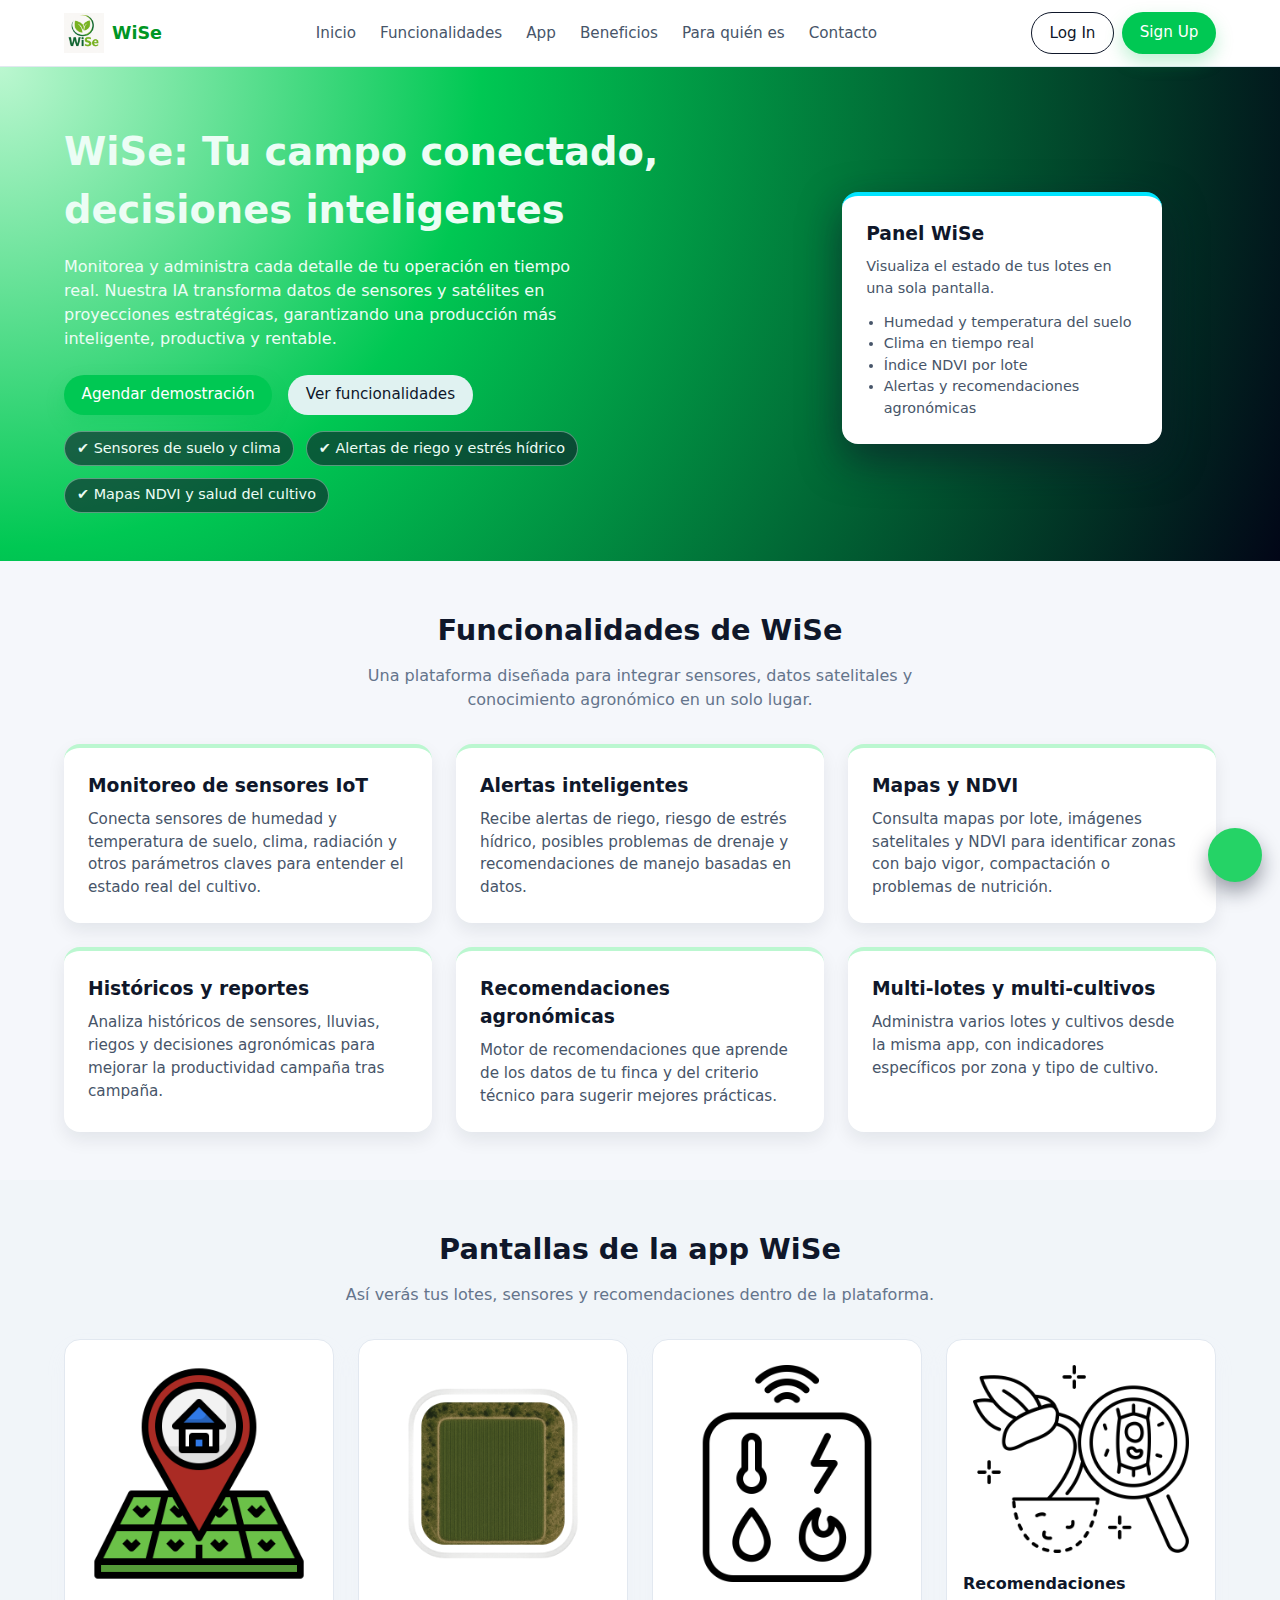
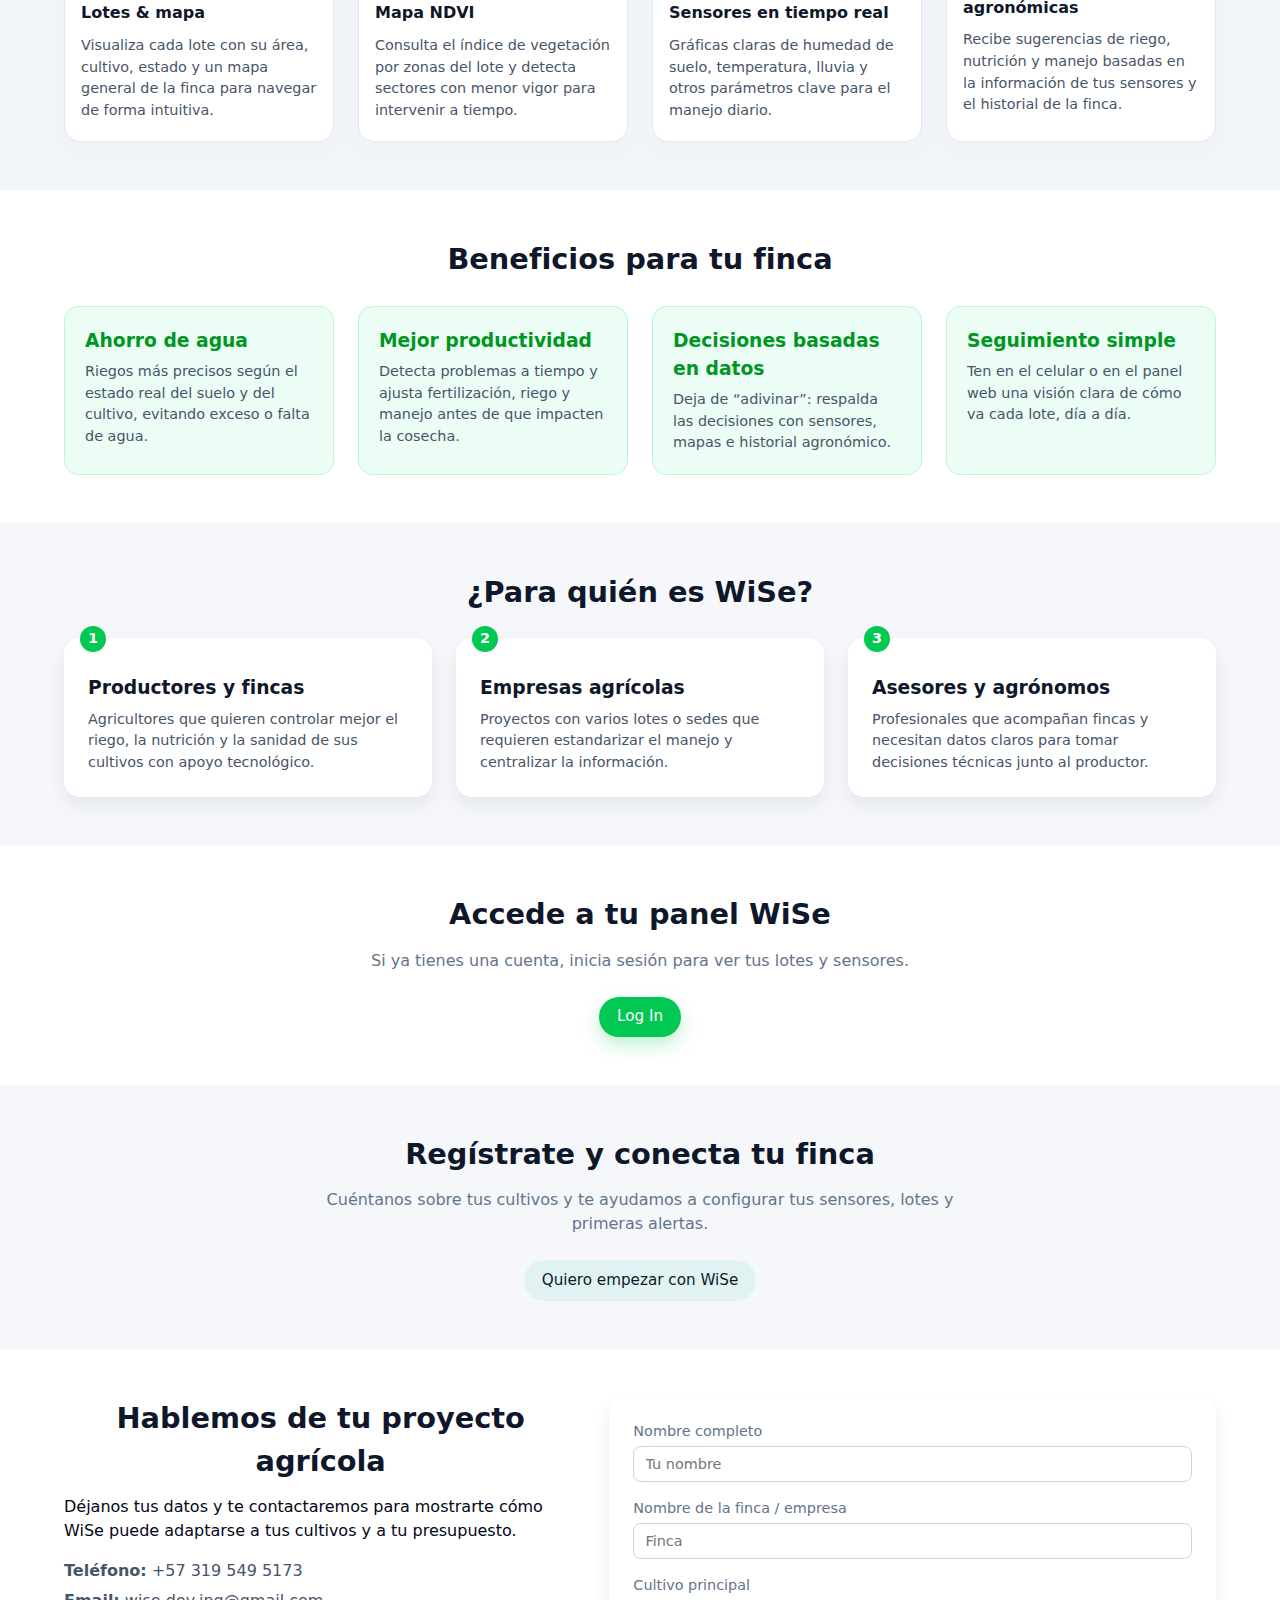
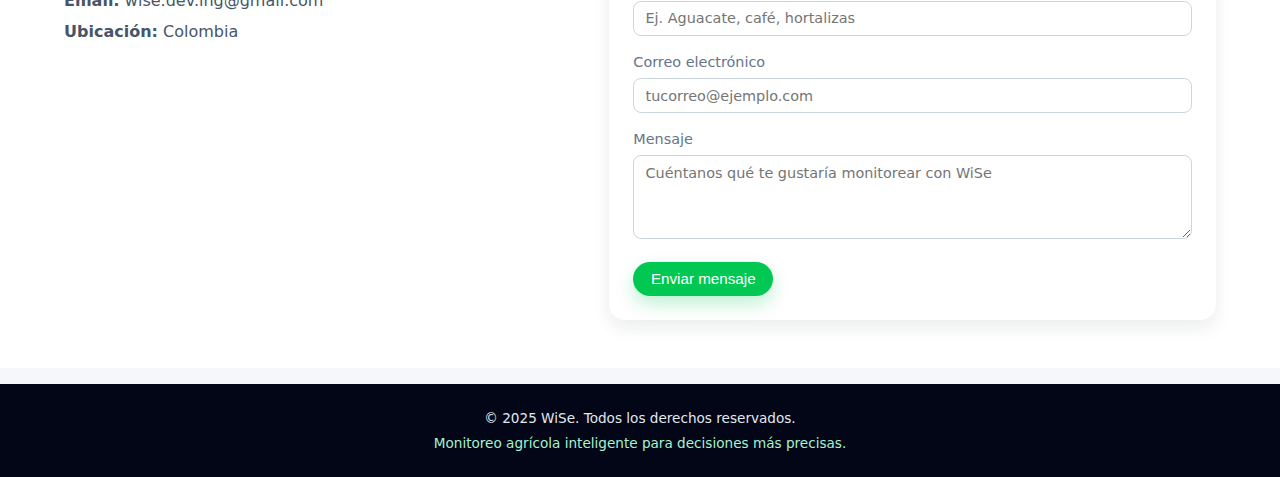
<file: index.html>
<!DOCTYPE html>
<html lang="es">
<head>
  <meta charset="UTF-8" />
  <meta name="viewport" content="width=device-width, initial-scale=1.0" />
  <title>WiSe - Monitoreo Agrícola Inteligente</title>
  <meta name="description" content="WiSe es una plataforma de monitoreo agrícola inteligente con sensores IoT, alertas de riego, recomendaciones agronómicas y paneles de control para tus cultivos.">

  <!-- Estilos -->
  <link rel="stylesheet" href="style.css" />

  <!-- Iconos (WhatsApp) -->
  <link
    rel="stylesheet"
    href="https://cdnjs.cloudflare.com/ajax/libs/font-awesome/6.5.1/css/all.min.css"
    integrity="sha512-DTOQO9RWCH3ppGqcWaEA1BIZOC6xxalwEsw9c2QQeAIftl+Vegovlnee1c9QX4TctnWMn13TZye+giMm8e2LwA=="
    crossorigin="anonymous"
    referrerpolicy="no-referrer"
  />
  <link rel="icon" href="./img/favicon.ico" sizes="any">
</head>
<body>
  <!-- HEADER / NAV -->
  <header class="main-header">
    <div class="container header-content">
      <div class="logo">
        <!-- Reemplaza la ruta del src con tu logo real de WiSe -->
        <img src="img/logo-wise.png" alt="Logo WiSe" />
        <span>WiSe</span>
      </div>

      <nav class="main-nav">
        <a href="#inicio">Inicio</a>
        <a href="#funcionalidades">Funcionalidades</a>
        <a href="#screenshots">App</a>
        <a href="#beneficios">Beneficios</a>
        <a href="#para-quien">Para quién es</a>
        <a href="#contacto">Contacto</a>
      </nav>

      <div class="auth-buttons">
        <a href="./login.html" class="btn-outline">Log In</a>
        <a href="./signup.html" class="btn-primary">Sign Up</a>
      </div>
    </div>
  </header>

  <!-- HERO / PORTADA -->
  <section id="inicio" class="hero">
    <div class="container hero-content">
      <div class="hero-text">
        <h1>WiSe: Tu campo conectado, decisiones inteligentes</h1>
        <p>
          Monitorea y administra cada detalle de tu operación en tiempo real. 
          Nuestra IA transforma datos de sensores y satélites en proyecciones estratégicas, 
          garantizando una producción más inteligente, productiva y rentable.
        </p>
        <div class="hero-actions">
          <a href="#contacto" class="btn-primary">Agendar demostración</a>
          <a href="#funcionalidades" class="btn-secondary">Ver funcionalidades</a>
        </div>
        <div class="hero-highlights">
          <span>✔ Sensores de suelo y clima</span>
          <span>✔ Alertas de riego y estrés hídrico</span>
          <span>✔ Mapas NDVI y salud del cultivo</span>
        </div>
      </div>

      <!-- Mockup / resumen visual -->
      <div class="hero-image">
        <div class="mockup-card">
          <h3>Panel WiSe</h3>
          <p>Visualiza el estado de tus lotes en una sola pantalla.</p>
          <ul>
            <li>Humedad y temperatura del suelo</li>
            <li>Clima en tiempo real</li>
            <li>Índice NDVI por lote</li>
            <li>Alertas y recomendaciones agronómicas</li>
          </ul>
        </div>
      </div>
    </div>
  </section>

  <!-- FUNCIONALIDADES / SERVICIOS -->
  <section id="funcionalidades" class="section">
    <div class="container">
      <h2>Funcionalidades de WiSe</h2>
      <p class="section-subtitle">
        Una plataforma diseñada para integrar sensores, datos satelitales y conocimiento agronómico en un solo lugar.
      </p>

      <div class="card-grid">
        <article class="card">
          <h3>Monitoreo de sensores IoT</h3>
          <p>
            Conecta sensores de humedad y temperatura de suelo, clima, radiación
            y otros parámetros claves para entender el estado real del cultivo.
          </p>
        </article>

        <article class="card">
          <h3>Alertas inteligentes</h3>
          <p>
            Recibe alertas de riego, riesgo de estrés hídrico, posibles
            problemas de drenaje y recomendaciones de manejo basadas en datos.
          </p>
        </article>

        <article class="card">
          <h3>Mapas y NDVI</h3>
          <p>
            Consulta mapas por lote, imágenes satelitales y NDVI para identificar
            zonas con bajo vigor, compactación o problemas de nutrición.
          </p>
        </article>

        <article class="card">
          <h3>Históricos y reportes</h3>
          <p>
            Analiza históricos de sensores, lluvias, riegos y decisiones
            agronómicas para mejorar la productividad campaña tras campaña.
          </p>
        </article>

        <article class="card">
          <h3>Recomendaciones agronómicas</h3>
          <p>
            Motor de recomendaciones que aprende de los datos de tu finca y
            del criterio técnico para sugerir mejores prácticas.
          </p>
        </article>

        <article class="card">
          <h3>Multi-lotes y multi-cultivos</h3>
          <p>
            Administra varios lotes y cultivos desde la misma app, con
            indicadores específicos por zona y tipo de cultivo.
          </p>
        </article>
      </div>
    </div>
  </section>

  <!-- NUEVA SECCIÓN: PANTALLAS DE LA APP -->
  <section id="screenshots" class="section section-screens">
    <div class="container">
      <h2>Pantallas de la app WiSe</h2>
      <p class="section-subtitle">
        Así verás tus lotes, sensores y recomendaciones dentro de la plataforma.
      </p>

      <div class="screens-grid">
        <article class="screen-card">
          <div class="screen-image">
            <!-- Reemplaza estas rutas por las imágenes reales de tu app -->
            <img src="img/app-lotes.png" alt="Pantalla de lotes y mapa en WiSe" />
          </div>
          <h3>Lotes & mapa</h3>
          <p>
            Visualiza cada lote con su área, cultivo, estado y un mapa general
            de la finca para navegar de forma intuitiva.
          </p>
        </article>

        <article class="screen-card">
          <div class="screen-image">
            <img src="img/app-ndvi.png" alt="Pantalla NDVI en WiSe" />
          </div>
          <h3>Mapa NDVI</h3>
          <p>
            Consulta el índice de vegetación por zonas del lote y detecta
            sectores con menor vigor para intervenir a tiempo.
          </p>
        </article>

        <article class="screen-card">
          <div class="screen-image">
            <img src="img/app-sensores.png" alt="Pantalla de sensores en WiSe" />
          </div>
          <h3>Sensores en tiempo real</h3>
          <p>
            Gráficas claras de humedad de suelo, temperatura, lluvia y otros
            parámetros clave para el manejo diario.
          </p>
        </article>

        <article class="screen-card">
          <div class="screen-image">
            <img src="img/app-recomendaciones.png" alt="Pantalla de recomendaciones en WiSe" />
          </div>
          <h3>Recomendaciones agronómicas</h3>
          <p>
            Recibe sugerencias de riego, nutrición y manejo basadas en la
            información de tus sensores y el historial de la finca.
          </p>
        </article>
      </div>
    </div>
  </section>

  <!-- BENEFICIOS -->
  <section id="beneficios" class="section section-alt">
    <div class="container">
      <h2>Beneficios para tu finca</h2>

      <div class="benefits-grid">
        <div class="benefit-item">
          <h3>Ahorro de agua</h3>
          <p>
            Riegos más precisos según el estado real del suelo y del cultivo,
            evitando exceso o falta de agua.
          </p>
        </div>
        <div class="benefit-item">
          <h3>Mejor productividad</h3>
          <p>
            Detecta problemas a tiempo y ajusta fertilización, riego y manejo
            antes de que impacten la cosecha.
          </p>
        </div>
        <div class="benefit-item">
          <h3>Decisiones basadas en datos</h3>
          <p>
            Deja de “adivinar”: respalda las decisiones con sensores, mapas
            e historial agronómico.
          </p>
        </div>
        <div class="benefit-item">
          <h3>Seguimiento simple</h3>
          <p>
            Ten en el celular o en el panel web una visión clara de cómo va
            cada lote, día a día.
          </p>
        </div>
      </div>
    </div>
  </section>

  <!-- PARA QUIÉN ES -->
  <section id="para-quien" class="section">
    <div class="container">
      <h2>¿Para quién es WiSe?</h2>
      <div class="steps">
        <div class="step">
          <span class="step-number">1</span>
          <h3>Productores y fincas</h3>
          <p>
            Agricultores que quieren controlar mejor el riego, la nutrición
            y la sanidad de sus cultivos con apoyo tecnológico.
          </p>
        </div>
        <div class="step">
          <span class="step-number">2</span>
          <h3>Empresas agrícolas</h3>
          <p>
            Proyectos con varios lotes o sedes que requieren estandarizar
            el manejo y centralizar la información.
          </p>
        </div>
        <div class="step">
          <span class="step-number">3</span>
          <h3>Asesores y agrónomos</h3>
          <p>
            Profesionales que acompañan fincas y necesitan datos claros
            para tomar decisiones técnicas junto al productor.
          </p>
        </div>
      </div>
    </div>
  </section>

  <!-- LOGIN / SIGNUP ANCLAS -->
  <section id="login" class="section section-alt">
    <div class="container auth-section">
      <h2>Accede a tu panel WiSe</h2>
      <p>Si ya tienes una cuenta, inicia sesión para ver tus lotes y sensores.</p>
      <a href="#" class="btn-primary">Log In</a>
    </div>
  </section>

  <section id="signup" class="section">
    <div class="container auth-section">
      <h2>Regístrate y conecta tu finca</h2>
      <p>
        Cuéntanos sobre tus cultivos y te ayudamos a configurar tus sensores,
        lotes y primeras alertas.
      </p>
      <a href="#contacto" class="btn-secondary">Quiero empezar con WiSe</a>
    </div>
  </section>

  <!-- CONTACTO -->
  <section id="contacto" class="section section-alt">
    <div class="container contact-grid">
      <div>
        <h2>Hablemos de tu proyecto agrícola</h2>
        <p>
          Déjanos tus datos y te contactaremos para mostrarte cómo WiSe
          puede adaptarse a tus cultivos y a tu presupuesto.
        </p>
        <ul class="contact-info">
          <li><strong>Teléfono:</strong> +57 319 549 5173</li>
          <li><strong>Email:</strong> wise.dev.ing@gmail.com</li>
          <li><strong>Ubicación:</strong> Colombia</li>
        </ul>
      </div>

      <form class="contact-form">
        <div class="form-group">
          <label for="nombre">Nombre completo</label>
          <input type="text" id="nombre" placeholder="Tu nombre" required />
        </div>
        <div class="form-group">
          <label for="finca">Nombre de la finca / empresa</label>
          <input type="text" id="finca" placeholder="Finca" required />
        </div>
        <div class="form-group">
          <label for="cultivo">Cultivo principal</label>
          <input type="text" id="cultivo" placeholder="Ej. Aguacate, café, hortalizas" />
        </div>
        <div class="form-group">
          <label for="email">Correo electrónico</label>
          <input type="email" id="email" placeholder="tucorreo@ejemplo.com" required />
        </div>
        <div class="form-group">
          <label for="mensaje">Mensaje</label>
          <textarea id="mensaje" rows="4" placeholder="Cuéntanos qué te gustaría monitorear con WiSe"></textarea>
        </div>
        <button type="submit" class="btn-primary">Enviar mensaje</button>
      </form>
    </div>
  </section>

  <!-- FOOTER -->
  <footer class="main-footer">
    <div class="container footer-content">
      <p>© 2025 WiSe. Todos los derechos reservados.</p>
      <p class="footer-small">Monitoreo agrícola inteligente para decisiones más precisas.</p>
    </div>
  </footer>

  <!-- BOTÓN FLOTANTE WHATSAPP -->
  <a
    href="https://wa.me/573195495173?text=Hola%2C%20quiero%20informaci%C3%B3n%20sobre%20la%20plataforma%20WiSe%20para%20mis%20cultivos."
    class="whatsapp-float"
    target="_blank"
    rel="noopener"
  >
    <i class="fab fa-whatsapp"></i>
  </a>
</body>
</html>
</file>
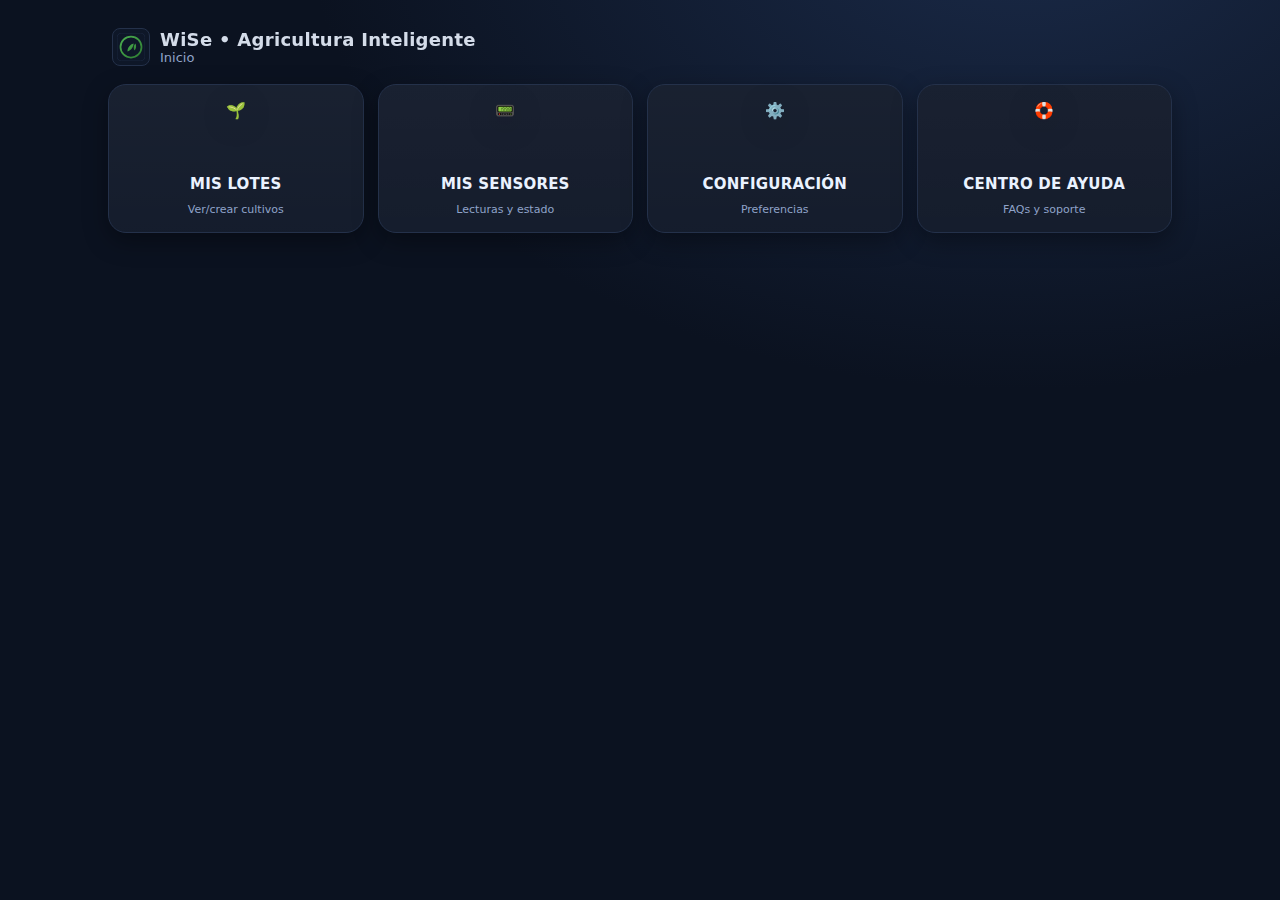
<file: App_ppal.html>
<!DOCTYPE html>
<html lang="es">
<head>
  <meta charset="utf-8" />
  <meta name="viewport" content="width=device-width, initial-scale=1" />
  <title>WiSe • Prototipo UI</title>
  <style>
    :root{
      --bg:#0b1220;
      --card:#121a2a;
      --muted:#8fa3c9;
      --accent:#5dd0ff;
      --accent-2:#8bdf72;
      --text:#eaf2ff;
      --warning:#ffcc66;
      --danger:#ff7a7a;
      --radius:18px;
      --shadow:0 8px 24px rgba(0,0,0,.35);
    }
    *{box-sizing:border-box}
    html,body{height:100%}
    body{
      margin:0;
      font-family: ui-sans-serif, system-ui, -apple-system, Segoe UI, Roboto, "Helvetica Neue", Arial;
      background: radial-gradient(1200px 800px at 80% -10%, #1a2a48 0%, transparent 60%), var(--bg);
      color:var(--text);
    }

    .app{max-width:1100px; margin:0 auto; padding:20px 18px 60px}

    .topbar{display:flex; align-items:center; gap:12px; padding:8px 4px 18px}
    .back{appearance:none; border:1px solid #24314a; color:var(--text); background:#0e1728; padding:8px 12px; border-radius:12px; cursor:pointer}
    .back[hidden]{display:none}
    .brandwrap{display:flex; align-items:center; gap:10px}
    .logo{width:38px; height:38px; object-fit:contain; border-radius:8px; border:1px solid #24314a; background:#0e1728; padding:4px}
    .brand{font-weight:700; letter-spacing:.3px; font-size:18px; opacity:.9}
    .subtitle{color:var(--muted); font-size:13px}

    /* Home */
    .grid{display:grid; grid-template-columns:repeat(2, minmax(0,1fr)); gap:14px}
    @media(min-width:680px){ .grid{grid-template-columns:repeat(4, minmax(0,1fr));} }
    .card{background:linear-gradient(180deg, rgba(255,255,255,.03), rgba(255,255,255,.01)), var(--card); border:1px solid #24314a; border-radius:var(--radius); box-shadow:var(--shadow); padding:16px; cursor:pointer; transition: transform .18s ease, border-color .18s ease; display:flex; flex-direction:column; align-items:center; text-align:center; gap:10px; min-height:130px}
    .card:hover{ transform:translateY(-3px); border-color:#3b4c6f }
    .card .emoji{ width:58px; height:58px; display:block; filter: drop-shadow(0 6px 14px rgba(0,0,0,.25)); }
    .card h3{ margin:6px 0 0; font-size:15px; letter-spacing:.2px }
    .badge{font-size:11px; color:var(--muted)}

    .section{display:none}
    .section.active{display:block}
    .section h2{margin:6px 0 16px; font-size:18px}

    /* Mis Lotes */
    .lots{ display:grid; grid-template-columns:repeat(2, minmax(0,1fr)); gap:14px }
    @media(min-width:680px){ .lots{grid-template-columns:repeat(3, minmax(0,1fr));} }
    .ghost{ border:1px dashed #3b4c6f; background: transparent; }

    .group{ margin:18px 0 8px; font-size:12px; text-transform:uppercase; letter-spacing:.12em; color:var(--muted) }

    /* Charts */
    .charts{ display:grid; grid-template-columns:repeat(2, minmax(0,1fr)); gap:16px }
    @media(min-width:780px){ .charts{grid-template-columns:repeat(4, minmax(0,1fr));} }
    .chart{ background:linear-gradient(180deg, rgba(255,255,255,.03), rgba(255,255,255,.01)), var(--card); border:1px solid #24314a; border-radius:var(--radius); box-shadow:var(--shadow); padding:16px; text-align:center }
    .meter{width:120px; height:120px; margin:0 auto 10px; position:relative}
    .meter svg{ width:120px; height:120px; display:block }
    .meter .value{ position:absolute; inset:0; display:grid; place-items:center; font-weight:700 }

    .muted{ color:var(--muted); font-size:12px }

    .toolbar{ display:flex; gap:8px; align-items:center; margin:0 0 12px; flex-wrap:wrap }
    .btn{ appearance:none; border:1px solid #24314a; background:#0e1728; color:var(--text); padding:8px 12px; border-radius:12px; cursor:pointer }

    .footer{margin-top:28px; color:var(--muted); font-size:12px}
    .chip{ display:inline-block; padding:.2rem .55rem; border:1px solid #2b3957; border-radius:999px; margin-left:.35rem }

    /* etiqueta pill reutilizable */
    .pill{ display:inline-block; padding:2px 8px; border:1px solid #2b3957; border-radius:999px; font-size:12px; color:var(--muted) }

    /* Detalle de Lote */
    .detail{ display:grid; gap:14px }
    .summary{ display:grid; grid-template-columns:repeat(3,1fr); gap:12px }
    .summary .mini{ background:linear-gradient(180deg, rgba(255,255,255,.03), rgba(255,255,255,.01)), var(--card); border:1px solid #24314a; border-radius:14px; padding:12px }

    .tabs{ display:flex; gap:8px; flex-wrap:wrap }
    .tab{ padding:8px 12px; border:1px solid #2b3957; border-radius:10px; cursor:pointer; background:#0e1728; color:var(--muted) }
    .tab[data-tab="mapa"]{ border-color:#3b6bd1; color:#7fa4ff }
    .tab[data-tab="tareas"]{ border-color:#c4973b; color:#ffd27a }
    .tab[data-tab="sensoresLote"]{ border-color:#8e54e9; color:#c6a8ff }
    .tab[data-tab="ia"]{ border-color:#3fa16b; color:#9be3b6 }
    .tab.active{ background:#13203a; color:#eaf2ff; box-shadow:inset 0 0 0 1px rgba(255,255,255,.06) }

    .tabpanel{ display:none; margin-top:10px }
    .tabpanel.active{ display:block }

    .mapbox{ height:260px; border-radius:16px; border:1px solid #24314a; background:
      linear-gradient(180deg, rgba(0,0,0,.25), rgba(0,0,0,.25)),
      url('data:image/svg+xml;utf8,<svg xmlns="http://www.w3.org/2000/svg" viewBox="0 0 600 400"><defs><linearGradient id="g" x1="0" y1="0" x2="1" y2="1"><stop stop-color="%232a4a6a"/><stop offset="1" stop-color="%2319364f"/></linearGradient></defs><rect width="600" height="400" fill="url(%23g)"/><circle cx="320" cy="170" r="120" fill="rgba(255,255,255,0.08)"/><rect x="120" y="240" width="280" height="80" fill="rgba(255,255,255,0.06)"/></svg>') center/cover no-repeat; box-shadow:var(--shadow); display:grid; place-items:center; color:#cfe7ff }

    /* Catálogo */
    .table{ width:100%; border-collapse:collapse; font-size:14px }
    .table th, .table td{ border-bottom:1px solid #24314a; padding:10px; text-align:left }
    .table th{ color:var(--muted); font-weight:600 }

    /* Crear Lote — estilo ampliado, mismo fondo */
    form.detail{
      background:linear-gradient(180deg, rgba(255,255,255,.03), rgba(255,255,255,.01)), var(--card);
      border:1px solid #24314a;
      border-radius:var(--radius);
      box-shadow:var(--shadow);
      padding:26px;
      display:grid;
      gap:20px;
      max-width:760px;
    }
    .field{display:flex; flex-direction:column; gap:8px}
    .field label{color:var(--muted); font-size:13px}
    input, select, textarea{
      background:var(--bg);
      border:1px solid #2b3957;
      color:var(--text);
      border-radius:12px;
      padding:12px 14px;
      font-size:16px;
    }
    textarea{min-height:120px}
    input:focus, select:focus, textarea:focus{ outline:none; border-color:#3b6bd1; }
  </style>
</head>
<body>
  <div class="app">
    <div class="topbar">
      <button id="backBtn" class="back" hidden onclick="goBack()">◀ Atrás</button>
      <div class="brandwrap">
        <img id="logoImg" class="logo" alt="WiSe" src="" />
        <div>
          <div class="brand">WiSe • Agricultura Inteligente</div>
          <div class="subtitle" id="subtitle">Inicio</div>
        </div>
      </div>
    </div>

    <!-- INICIO -->
    <section id="inicio" class="section active">
      <div class="grid">
        <div class="card" onclick="nav('lotes')">
          <div class="emoji">🌱</div>
          <h3>MIS LOTES</h3>
          <div class="badge">Ver/crear cultivos</div>
        </div>
        <div class="card" onclick="nav('sensores')">
          <div class="emoji">📟</div>
          <h3>MIS SENSORES</h3>
          <div class="badge">Lecturas y estado</div>
        </div>
        <div class="card" onclick="nav('config')">
          <div class="emoji">⚙️</div>
          <h3>CONFIGURACIÓN</h3>
          <div class="badge">Preferencias</div>
        </div>
        <div class="card" onclick="nav('ayuda')">
          <div class="emoji">🛟</div>
          <h3>CENTRO DE AYUDA</h3>
          <div class="badge">FAQs y soporte</div>
        </div>
      </div>
    </section>

    <!-- MIS LOTES -->
    <section id="lotes" class="section">
      <div class="toolbar">
        <h2 style="margin:0">Mis Lotes</h2>
        <button class="btn" onclick="nav('crear-lote')">➕ Crear Lote</button>
      </div>
      <div id="lotsGrid" class="lots"></div>
      <div class="footer">Mantiene el mismo estilo de la pantalla inicial<span class="chip">Prototipo</span></div>
    </section>

    <!-- DETALLE LOTE -->
    <section id="lote-detalle" class="section">
      <div class="toolbar">
        <h2 id="lotTitle" style="margin:0">Detalle de Lote</h2>
        <span id="lotAge" class="pill"></span>
      </div>
      <div class="detail">
        <div class="summary">
          <div class="mini"><div class="muted">Cultivo</div><div id="sumCultivo" style="font-weight:700">—</div></div>
          <div class="mini"><div class="muted">Área</div><div id="sumArea" style="font-weight:700">—</div></div>
          <div class="mini"><div class="muted">Fecha de siembra</div><div id="sumFecha" style="font-weight:700">—</div></div>
        </div>
        <div class="tabs">
          <button class="tab" data-tab="mapa">Mapa</button>
          <button class="tab" data-tab="tareas">Tareas</button>
          <button class="tab" data-tab="sensoresLote">Sensores</button>
          <button class="tab" data-tab="ia">Recomendaciones IA</button>
        </div>
        <div id="tab-mapa" class="tabpanel">
          <div class="mapbox">Imagen satelital (placeholder)</div>
          <div style="margin-top:10px; display:flex; align-items:center; gap:12px; flex-wrap:wrap">
            <div id="ndviDonut" class="chart" style="max-width:220px"></div>
            <div>
              <div class="muted">NDVI estimado</div>
              <div id="ndviVal" style="font-size:28px; font-weight:700">—</div>
              <div class="legend" style="margin-top:8px">
                <span class="muted">Bajo</span>
                <div style="width:180px;height:10px;border-radius:6px;background:linear-gradient(90deg,#9c27b0,#4caf50);border:1px solid #2b3957"></div>
                <span class="muted">Alto</span>
              </div>
            </div>
          </div>
        </div>
        <div id="tab-tareas" class="tabpanel">
          <div class="tasks" id="tasksList"></div>
          <div class="field">
            <label class="muted">Comentarios del estado del cultivo</label>
            <textarea id="commentBox" placeholder="Observaciones, plagas, estrés hídrico, fenología…"></textarea>
            <button class="btn" onclick="guardarComentarioActual()">Guardar comentario</button>
            <div id="commentStatus" class="muted"></div>
          </div>
        </div>
        <div id="tab-sensoresLote" class="tabpanel">
          <!-- Solo gráfica general -->
          <div id="sensChart" class="chart" style="max-width:820px; margin-bottom:10px"></div>
        </div>
        <div id="tab-ia" class="tabpanel">
          <div class="task" style="border:1px solid #2b3957; border-radius:12px; padding:10px; background:#0e1728">
            <strong>Recomendación generada (demo)</strong>
            <p style="margin:.4rem 0 0">Con NDVI <span id="iaNdvi"></span> y humedad de suelo <span id="iaHum"></span>, se sugiere: <em id="iaText">—</em></p>
            <small class="muted">Esta sección será alimentada por el modelo de IA.</small>
          </div>
        </div>
      </div>
    </section>

    <!-- MIS SENSORES (lecturas) -->
    <section id="sensores" class="section">
      <div class="toolbar">
        <h2 style="margin:0">Mis Sensores</h2>
        <button class="btn" onclick="randomizeAll()">Actualizar datos</button>
        <button class="btn" onclick="nav('catalogo')">📚 Gestión de sensores</button>
      </div>
      <div class="group">Suelo</div>
      <div class="charts" id="charts-suelo"></div>
      <div class="group">Clima</div>
      <div class="charts" id="charts-clima"></div>
      <div class="group">Hídrico</div>
      <div class="charts" id="charts-hidrico"></div>
      <div class="footer">Datos simulados aleatoriamente para visualización<span class="chip">Mock</span></div>
    </section>

    <!-- Catálogo / Gestión de Sensores -->
    <section id="catalogo" class="section">
      <div class="toolbar">
        <h2 style="margin:0">Catálogo de Sensores</h2>
        <button class="btn" onclick="nuevoSensorMock()">➕ Añadir sensor</button>
      </div>
      <table class="table">
        <thead>
          <tr><th>ID</th><th>Tipo</th><th>Estado</th><th>Batería</th><th>Vinculado a</th><th>Acciones</th></tr>
        </thead>
        <tbody id="catalogBody"></tbody>
      </table>
      <div class="footer">Emparejar, ver estado y batería. Todo es demostrativo.<span class="chip">Prototipo</span></div>
    </section>

    <!-- Configuración -->
    <section id="config" class="section">
      <h2>Configuración</h2>
      <p class="muted">Pantalla de ejemplo. Aquí podrás ajustar unidades, idioma, zonas horarias y emparejar sensores.</p>
    </section>

    <!-- Ayuda -->
    <section id="ayuda" class="section">
      <h2>Centro de Ayuda</h2>
      <p class="muted">Preguntas frecuentes, tutoriales rápidos y contacto de soporte.</p>
    </section>

    <!-- Crear Lote -->
    <section id="crear-lote" class="section">
      <div class="toolbar"><h2 style="margin:0">Crear Lote</h2></div>
      <form onsubmit="return crearLote(event)" class="detail">
        <div class="field">
          <label>Cultivo</label>
          <select id="fCultivo" required>
            <option value="Aguacate">Aguacate</option>
            <option value="Maíz">Maíz</option>
            <option value="Café">Café</option>
            <option value="Papa">Papa</option>
            <option value="Cítricos">Cítricos</option>
          </select>
        </div>
        <div class="field">
          <label>Área (ha)</label>
          <input id="fArea" type="number" step="0.01" min="0.01" placeholder="5.20" required />
        </div>
        <div class="field">
          <label>Fecha de siembra</label>
          <input id="fFecha" type="date" required />
        </div>
        <div class="field">
          <label>Distribución de siembra</label>
          <input id="fDistrib" type="text" placeholder="ej. 7m x 7m, 204 pl/ha" />
        </div>
        <div class="field">
          <label>Ubicación (opcional)</label>
          <input id="fUbic" type="text" placeholder="Municipio / Finca / Coordenadas" />
        </div>
        <div class="field">
          <label>Notas</label>
          <textarea id="fNotas" placeholder="Observaciones relevantes"></textarea>
        </div>
        <button class="btn" type="submit">Guardar Lote</button>
      </form>
      <div id="crearStatus" class="muted" style="margin-top:8px"></div>
    </section>

  </div>

  <script>
    // Estado (mock)
    const LS_LOTES = 'wise_lotes';
    const LS_SENS = 'wise_sensores';
    const LS_COMMENTS = 'wise_comments';

    function seed(){
      if(!localStorage.getItem(LS_LOTES)){
        const demo = [
          {id:'L1', nombre:'Lote A - Maíz', cultivo:'Maíz', area:4.5, fecha:'2025-07-10', distrib:'0.8 x 0.3 m', ubic:'Tolima', notas:'Variedad híbrida; riego por goteo.', sensores:['S1','S2','S5','S7']},
          {id:'L2', nombre:'Lote B - Aguacate', cultivo:'Aguacate', area:6.2, fecha:'2025-05-20', distrib:'7 x 7 m', ubic:'Antioquia', notas:'Hass; sombra parcial.', sensores:['S3','S4','S6']}
        ];
        localStorage.setItem(LS_LOTES, JSON.stringify(demo));
      }
      if(!localStorage.getItem(LS_SENS)){
        const sens = [
          {id:'S1', tipo:'Humedad Suelo', estado:'OK', bateria:85, vinculado:'L1'},
          {id:'S2', tipo:'Temperatura Aire', estado:'OK', bateria:62, vinculado:'L1'},
          {id:'S3', tipo:'EC Suelo', estado:'Bajo', bateria:40, vinculado:'L2'},
          {id:'S4', tipo:'pH Suelo', estado:'OK', bateria:77, vinculado:'L2'},
          {id:'S5', tipo:'NPK Suelo', estado:'OK', bateria:58, vinculado:'L1'},
          {id:'S6', tipo:'Radiación', estado:'OK', bateria:73, vinculado:'L2'},
          {id:'S7', tipo:'Lluvia', estado:'OK', bateria:55, vinculado:'L1'}
        ];
        localStorage.setItem(LS_SENS, JSON.stringify(sens));
      }
    }

    const getLotes = ()=> JSON.parse(localStorage.getItem(LS_LOTES)||'[]');
    const setLotes = (v)=> localStorage.setItem(LS_LOTES, JSON.stringify(v));
    const getSens  = ()=> JSON.parse(localStorage.getItem(LS_SENS)||'[]');
    const setSens  = (v)=> localStorage.setItem(LS_SENS, JSON.stringify(v));

    // Routing
    const routes = ["inicio","lotes","lote-detalle","sensores","catalogo","config","ayuda","crear-lote"];
    function nav(id){ location.hash = id; }
    function goBack(){ history.back(); }

    function applyRoute(){
      const id = location.hash.replace('#','') || 'inicio';
      routes.forEach(r=>{ const el=document.getElementById(r); if(el) el.classList.toggle('active', r===id); });
      document.getElementById('backBtn').hidden = (id==='inicio');
      document.getElementById('subtitle').textContent = id==='inicio' ? 'Inicio' : id.replace(/^(.)/,m=>m.toUpperCase());
      if(id==='lotes') renderLotes();
      if(id==='catalogo') renderCatalogo();
      if(id==='lote-detalle') renderDetalle(actualLotId);
      if(id==='sensores') mountCharts();
    }
    window.addEventListener('hashchange', applyRoute);

    // Donut charts
    function donut(element, value, label, unit, color){
      const radius = 52, circ = 2*Math.PI*radius;
      const pct = Math.max(0, Math.min(100, value));
      const dash = (pct/100)*circ;
      element.innerHTML = `
        <div class="meter">
          <svg viewBox="0 0 140 140"><g transform="translate(70,70)">
            <circle r="58" fill="none" stroke="rgba(255,255,255,0.06)" stroke-width="16"/>
            <circle r="52" fill="none" stroke="${color}" stroke-linecap="round" stroke-width="12" stroke-dasharray="${dash} ${circ-dash}" transform="rotate(-90)"/>
          </g></svg>
          <div class="value">${value}<small style="font-weight:500;opacity:.7">${unit||''}</small></div>
        </div>
        <div class="muted">${label}</div>`;
    }
    function rnd(min,max){ return Math.round(min + Math.random()*(max-min)); }

    const soilSpecs=[
      { key:'humedad', label:'Humedad suelo', unit:'%', range:[10,55], color:'var(--accent-2)' },
      { key:'ec', label:'Conductividad (EC)', unit:' dS/m', range:[0.1,3.0], color:'var(--accent)' },
      { key:'ph', label:'pH', unit:'', range:[4.5,8.5], color:'var(--warning)' },
      { key:'npk', label:'NPK (relativo)', unit:'%', range:[20,100], color:'var(--danger)' },
    ];
    const climaSpecs=[
      { key:'ppt', label:'Precipitación', unit:' mm', range:[0,25], color:'var(--accent)' },
      { key:'t', label:'Temperatura', unit:' °C', range:[10,33], color:'var(--warning)' },
      { key:'rad', label:'Radiación', unit:' W/m²', range:[200,1000], color:'var(--accent-2)' },
    ];
    const hidricoSpecs=[ { key:'bh', label:'Balance Hídrico', unit:'%', range:[0,100], color:'var(--accent)' } ];

    function mountCharts(){
      const suelo = document.getElementById('charts-suelo');
      const clima = document.getElementById('charts-clima');
      const hidrico = document.getElementById('charts-hidrico');
      if(!suelo||!clima||!hidrico) return;
      suelo.innerHTML = clima.innerHTML = hidrico.innerHTML = '';

      soilSpecs.forEach(s=>{
        const card = document.createElement('div'); card.className='chart'; suelo.appendChild(card);
        const value = s.key==='ph' ? (Math.round((s.range[0] + Math.random()*(s.range[1]-s.range[0]))*10)/10) : rnd(s.range[0], s.range[1]);
        donut(card, value, s.label, s.unit, getVarColor(s.color));
      });
      climaSpecs.forEach(s=>{
        const card = document.createElement('div'); card.className='chart'; clima.appendChild(card);
        const value = rnd(s.range[0], s.range[1]);
        donut(card, value, s.label, s.unit, getVarColor(s.color));
      });
      hidricoSpecs.forEach(s=>{
        const card = document.createElement('div'); card.className='chart'; hidrico.appendChild(card);
        const value = rnd(s.range[0], s.range[1]);
        donut(card, value, s.label, s.unit, getVarColor(s.color));
      });
    }
    // Botón "Actualizar datos" en Mis Sensores
    function randomizeAll(){ mountCharts(); }
    function getVarColor(cssVar){ return getComputedStyle(document.documentElement).getPropertyValue(cssVar.replace('var(','').replace(')','')).trim() || cssVar; }

    // Mis Lotes
    function renderLotes(){
      const grid=document.getElementById('lotsGrid');
      const lotes=getLotes();
      grid.innerHTML='';
      lotes.forEach(l=>{ const card=document.createElement('div'); card.className='card'; card.innerHTML=`<div class="emoji">🥑</div><h3>${l.nombre}</h3><div class="badge">${l.cultivo} • ${l.area} ha</div>`; card.onclick=()=>openDetalle(l.id); grid.appendChild(card); });
      const add=document.createElement('div'); add.className='card ghost'; add.innerHTML=`<div class="emoji">➕</div><h3>Crear Lote</h3><div class="badge">Añadir nuevo</div>`; add.onclick=()=>nav('crear-lote'); grid.appendChild(add);
    }

    let actualLotId=null;
    function openDetalle(id){ actualLotId=id; nav('lote-detalle'); }

    function renderDetalle(id){
      const lot=getLotes().find(x=>x.id===id); if(!lot) return;
      document.getElementById('lotTitle').textContent=lot.nombre;
      document.getElementById('sumCultivo').textContent=lot.cultivo;
      document.getElementById('sumArea').textContent=lot.area+' ha';
      document.getElementById('sumFecha').textContent=lot.fecha;
      const edad=diffDays(lot.fecha); document.getElementById('lotAge').textContent=`Edad: ${edad} días`;

      document.querySelectorAll('.tab').forEach(b=>{ b.classList.remove('active'); if(b.dataset.tab==='mapa') b.classList.add('active'); });
      document.querySelectorAll('.tabpanel').forEach(p=>p.classList.remove('active'));
      document.getElementById('tab-mapa').classList.add('active');

      const ndvi=Math.round((0.35+Math.random()*0.45)*100)/100;
      document.getElementById('ndviVal').textContent=ndvi.toFixed(2);
      donut(document.getElementById('ndviDonut'), Math.round(ndvi*100), 'NDVI','', getVarColor('var(--accent-2)'));

      const hum=rnd(20,60);
      document.getElementById('iaNdvi').textContent=ndvi.toFixed(2);
      document.getElementById('iaHum').textContent=hum+'%';
      document.getElementById('iaText').textContent=iaRecoText(ndvi,hum);

      renderTasks(edad,ndvi,hum);
      renderLoteSensors(lot);

      document.querySelectorAll('.tab').forEach(b=>{ b.onclick=()=>{ document.querySelectorAll('.tab').forEach(x=>x.classList.remove('active')); b.classList.add('active'); const name=b.dataset.tab; document.querySelectorAll('.tabpanel').forEach(p=>p.classList.remove('active')); document.getElementById('tab-'+name).classList.add('active'); } });

      const cm=getComments()[lot.id]||''; const cb=document.getElementById('commentBox'); if(cb){ cb.value=cm; document.getElementById('commentStatus').textContent = cm? 'Comentario guardado anteriormente (local)':''; }
    }

    function renderTasks(edad,ndvi,hum){
      const el=document.getElementById('tasksList'); el.innerHTML='';
      const fases=[];
      if(edad<30) fases.push({t:'Establecimiento', d:'Monitorear prendimiento y riego ligero frecuente.'});
      else if(edad<120) fases.push({t:'Desarrollo vegetativo', d:'Ajustar fertirriego según crecimiento; control de malezas.'});
      else fases.push({t:'Producción', d:'Manejo de carga, nutrición de soporte y riego por demanda.'});
      if(ndvi<0.45) fases.push({t:'Alerta vigor bajo', d:'Revisar estrés hídrico, nutrición N y sanidad.'});
      if(hum<30) fases.push({t:'Déficit hídrico', d:'Programar riego correctivo (lámina 10–20 mm).'});
      fases.forEach((f,i)=>{ const div=document.createElement('div'); div.className='task'; div.style.cssText='border:1px solid #2b3957;border-radius:12px;padding:10px;background:#0e1728'; div.innerHTML=`<strong>${i+1}. ${f.t}</strong><p style="margin:.35rem 0 0">${f.d}</p>`; el.appendChild(div); });
    }

    function iaRecoText(ndvi,hum){
      if(ndvi>=0.6 && hum>=35) return 'Mantener láminas de riego programadas; considerar aporte de K y Ca para soporte.';
      if(ndvi<0.45) return 'Incrementar monitoreo; evaluar fertilización nitrogenada y riego suplementario.';
      if(hum<30) return 'Aplicar riego correctivo y verificar uniformidad del sistema.';
      return 'Condiciones dentro de rango; seguir plan estándar y verificar semanalmente.';
    }

    // Sensores (solo gráfica)
    function renderLoteSensors(lot){
      const sens=getSens().filter(s=>lot.sensores.includes(s.id));
      const byType={}; sens.forEach(s=>{ if(!byType[s.tipo]) byType[s.tipo]={count:0,bat:0}; byType[s.tipo].count++; byType[s.tipo].bat+=s.bateria; });
      const data=Object.entries(byType).map(([k,v])=>({tipo:k,count:v.count,bat:Math.round(v.bat/v.count)}));
      renderSensorsBarChart('sensChart', data);
    }

    function diffDays(iso){ const d=new Date(iso); const now=new Date(); return Math.max(0, Math.round((now-d)/(1000*60*60*24))); }

    function getComments(){ return JSON.parse(localStorage.getItem(LS_COMMENTS)||'{}'); }
    function setComments(v){ localStorage.setItem(LS_COMMENTS, JSON.stringify(v)); }
    function guardarComentarioActual(){ const lot=getLotes().find(x=>x.id===actualLotId); if(!lot) return; const txt=document.getElementById('commentBox').value.trim(); const all=getComments(); all[lot.id]=txt; setComments(all); const st=document.getElementById('commentStatus'); st.textContent='Comentario guardado localmente.'; setTimeout(()=>st.textContent='',2000); }

    function emparejarSensor(){ const lot=getLotes().find(x=>x.id===actualLotId); if(!lot) return; const newId='S'+Math.floor(100+Math.random()*900); const tipos=['Humedad Suelo','EC Suelo','pH Suelo','NPK Suelo','Temperatura Aire','Radiación']; const nuevo={id:newId,tipo:tipos[Math.floor(Math.random()*tipos.length)],estado:'OK',bateria:rnd(40,100),vinculado:lot.id}; const sens=getSens(); sens.push(nuevo); setSens(sens); lot.sensores.push(newId); setLotes([...getLotes().filter(l=>l.id!==lot.id), lot]); renderDetalle(lot.id); alert('Sensor '+newId+' emparejado al lote.'); }

    function renderCatalogo(){ const body=document.getElementById('catalogBody'); body.innerHTML=''; getSens().forEach(s=>{ const lote=getLotes().find(l=>l.id===s.vinculado); const tr=document.createElement('tr'); tr.innerHTML=`<td>${s.id}</td><td>${s.tipo}</td><td>${s.estado}</td><td>${s.bateria}%</td><td>${lote?lote.nombre:'—'}</td><td><button class="btn" onclick="toggleVinculo('${s.id}')">${lote?'Desvincular':'Vincular'}</button></td>`; body.appendChild(tr); }); }
    function toggleVinculo(id){ const sens=getSens(); const s=sens.find(x=>x.id===id); if(!s) return; if(s.vinculado){ s.vinculado=null; } else { const lotes=getLotes(); if(!lotes.length){ alert('No hay lotes. Crea uno primero.'); return; } s.vinculado=lotes[0].id; } setSens(sens); renderCatalogo(); }
    function nuevoSensorMock(){ const newId='S'+Math.floor(100+Math.random()*900); const tipos=['Humedad Suelo','EC Suelo','pH Suelo','NPK Suelo','Temperatura Aire','Radiación','Lluvia']; const nuevo={id:newId,tipo:tipos[Math.floor(Math.random()*tipos.length)],estado:'OK',bateria:rnd(40,100),vinculado:null}; const sens=getSens(); sens.push(nuevo); setSens(sens); renderCatalogo(); alert('Sensor '+newId+' añadido al catálogo.'); }

    function crearLote(e){ e.preventDefault(); const lotes=getLotes(); const id='L'+Math.floor(100+Math.random()*900); const nuevo={ id, nombre: document.getElementById('fCultivo').value + ' ' + id, cultivo: document.getElementById('fCultivo').value, area: parseFloat(document.getElementById('fArea').value||0), fecha: document.getElementById('fFecha').value, distrib: document.getElementById('fDistrib').value, ubic: document.getElementById('fUbic').value, notas: document.getElementById('fNotas').value, sensores: [] }; lotes.push(nuevo); setLotes(lotes); document.getElementById('crearStatus').textContent='Lote guardado.'; setTimeout(()=>{ nav('lotes'); },600); return false; }

    // Logo
    const logoSrc='';
    window.addEventListener('load',()=>{ const img=document.getElementById('logoImg'); if(img){ if(logoSrc){ img.src=logoSrc; } else { const svg='data:image/svg+xml;utf8,'+encodeURIComponent(`<svg xmlns=\"http://www.w3.org/2000/svg\" viewBox=\"0 0 64 64\"><defs><linearGradient id=\"g\" x1=\"0\" y1=\"0\" x2=\"1\" y2=\"1\"><stop stop-color=\"#4caf50\"/><stop offset=\"1\" stop-color=\"#2e7d32\"/></linearGradient></defs><rect rx=\"10\" ry=\"10\" width=\"64\" height=\"64\" fill=\"#0e1728\" stroke=\"#2b3957\"/><g transform=\"translate(6,6)\"><circle cx=\"26\" cy=\"26\" r=\"24\" fill=\"none\" stroke=\"url(#g)\" stroke-width=\"4\"/><path d=\"M18 36c8-2 14-10 14-18c-8 2-14 10-14 18zM34 34c-3-5-2-12 2-16c3 5 2 12-2 16z\" fill=\"url(#g)\"/></g></svg>`); img.src=svg; } } });

    // Gráfica barras
    function renderSensorsBarChart(containerId,data){ const el=document.getElementById(containerId); if(!el) return; el.innerHTML=''; if(!data.length){ el.innerHTML='<div class="muted">Sin sensores vinculados</div>'; return; } const maxCount=Math.max(...data.map(d=>d.count)); const rowH=26, padX=120, w=680, h=rowH*data.length+20; const bars=data.map((d,i)=>{ const width=Math.max(6, Math.round((d.count/maxCount)*(w-padX-40))); const y=10+i*rowH; const color='#8bdf72'; return `<g><text x=\"10\" y=\"${y+16}\" fill=\"#8fa3c9\" font-size=\"12\">${d.tipo}</text><rect x=\"${padX}\" y=\"${y}\" width=\"${width}\" height=\"14\" rx=\"7\" ry=\"7\" fill=\"${color}\" /><text x=\"${padX+width+6}\" y=\"${y+12}\" fill=\"#eaf2ff\" font-size=\"12\">${d.count} · ${d.bat}%</text></g>`; }).join(''); el.innerHTML=`<svg viewBox=\"0 0 ${w} ${h}\" width=\"100%\" height=\"${h}\">${bars}</svg>`; }

    // Boot
    function init(){ seed(); renderLotes(); mountCharts(); applyRoute(); runSelfTests(); }
    window.addEventListener('load', init);

    // Self tests (no modificar; se agregan nuevas coberturas debajo)
    function runSelfTests(){ try{ console.group('WiSe UI – Self Tests'); console.assert(typeof nav==='function','nav debe estar definido'); console.assert(document.getElementById('inicio'),'Sección inicio existe'); const prev=location.hash; nav('lotes'); applyRoute(); console.assert(document.getElementById('lotes').classList.contains('active'),'Vista lotes activa'); nav('lote-detalle'); applyRoute(); console.assert(document.getElementById('lote-detalle'),'Vista detalle existe'); location.hash=prev||'#inicio'; applyRoute(); 
      // === Tests adicionales ===
      const lotes = getLotes();
      console.assert(Array.isArray(lotes) && lotes.length>=2, 'Debe haber al menos 2 lotes seed');
      const sens = getSens();
      console.assert(Array.isArray(sens) && sens.length>=5, 'Debe haber sensores seed');
      // Render gráfico del lote actual si existe
      if(lotes[0]){ actualLotId = lotes[0].id; renderDetalle(actualLotId); const sc=document.getElementById('sensChart'); console.assert(sc && sc.querySelector('svg'), 'Gráfica de sensores del lote debe renderizar SVG'); }
      console.groupEnd(); }catch(e){ console.error('SelfTests error:',e); }}
  </script>
</body>
</html>
</file>
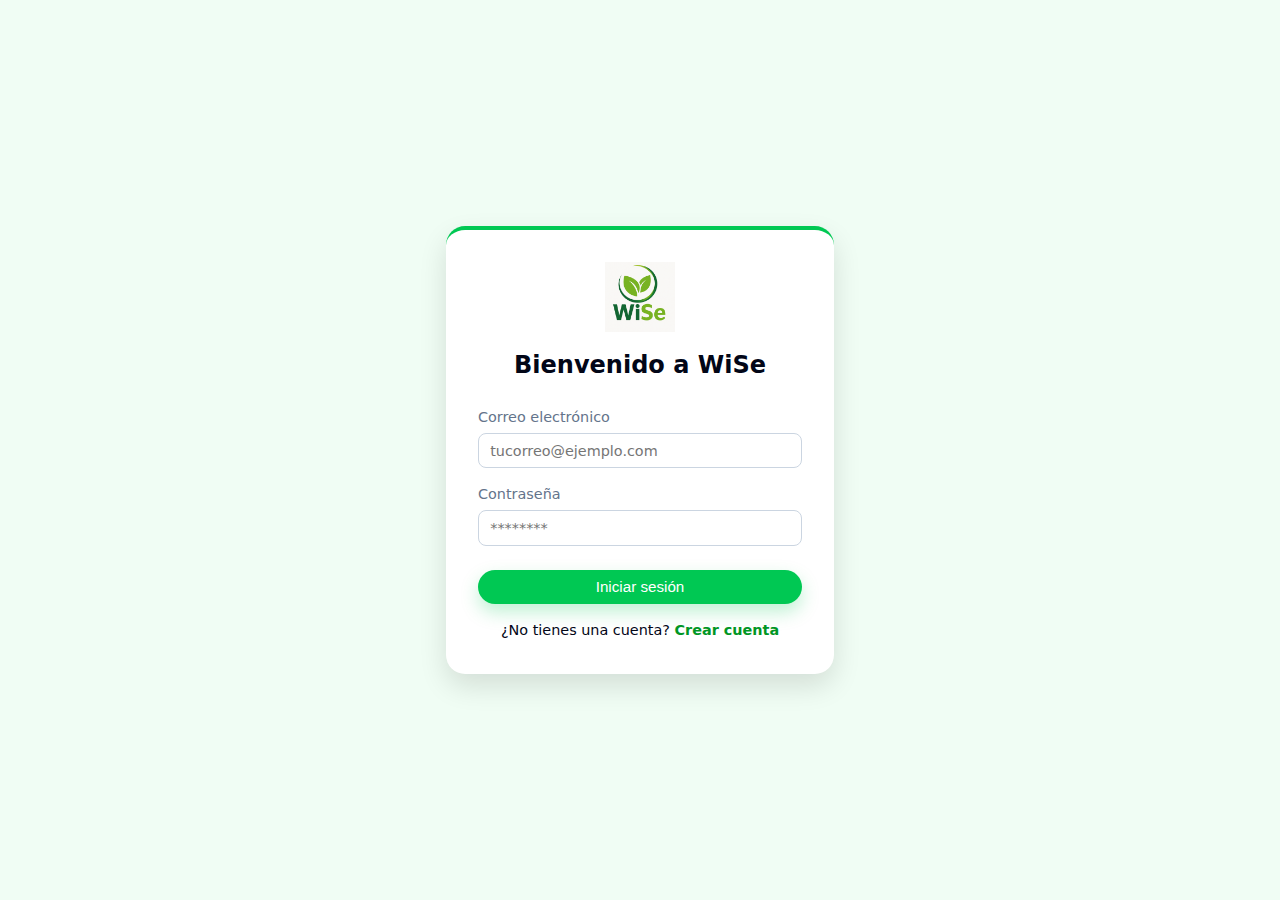
<file: login.html>
<!DOCTYPE html>
<html lang="es">
<head>
  <meta charset="UTF-8">
  <meta name="viewport" content="width=device-width, initial-scale=1.0">
  <title>WiSe - Login</title>

  <link rel="stylesheet" href="style.css">
</head>

<body class="auth-body">

  <div class="auth-container">
    <div class="auth-card">
      <div class="auth-logo">
        <img src="img/logo-wise.png" alt="WiSe" />
        <h2>Bienvenido a WiSe</h2>
      </div>

      <form class="auth-form">
        <div class="form-group">
          <label for="email">Correo electrónico</label>
          <input type="email" id="email" placeholder="tucorreo@ejemplo.com" required>
        </div>

        <div class="form-group">
          <label for="password">Contraseña</label>
          <input type="password" id="password" placeholder="********" required>
        </div>

        <button type="submit" class="btn-primary auth-btn">
          Iniciar sesión
        </button>

        <p class="auth-text">
          ¿No tienes una cuenta?
          <a href="signup.html">Crear cuenta</a>
        </p>
      </form>
    </div>
  </div>

</body>
</html>
</file>
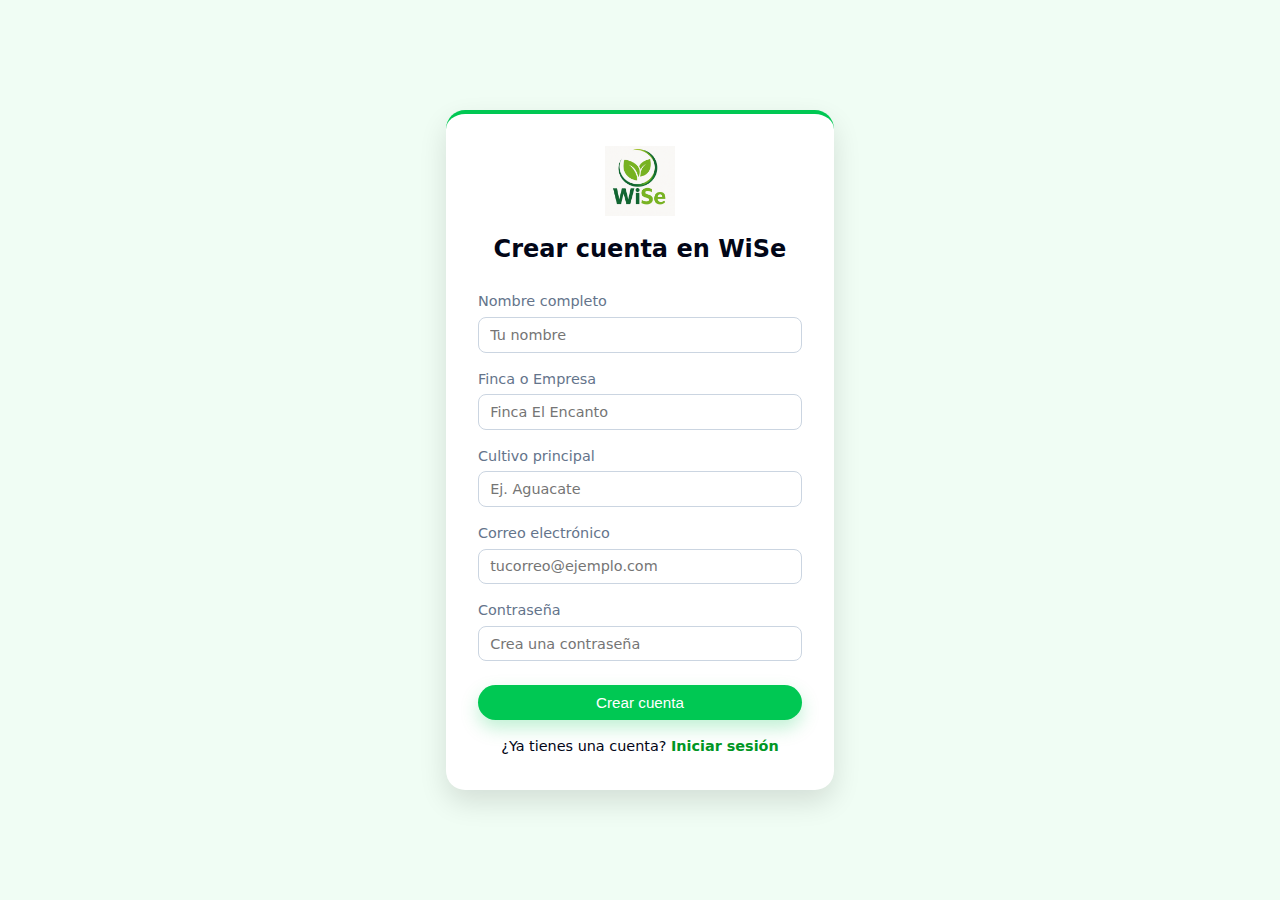
<file: signup.html>
<!DOCTYPE html>
<html lang="es">
<head>
  <meta charset="UTF-8">
  <meta name="viewport" content="width=device-width, initial-scale=1.0">
  <title>WiSe - Registro</title>

  <link rel="stylesheet" href="./style.css">
</head>

<body class="auth-body">

  <div class="auth-container">
    <div class="auth-card">
      <div class="auth-logo">
        <img src="img/logo-wise.png" alt="WiSe" />
        <h2>Crear cuenta en WiSe</h2>
      </div>

      <form class="auth-form">

        <div class="form-group">
          <label for="nombre">Nombre completo</label>
          <input type="text" id="nombre" placeholder="Tu nombre" required>
        </div>

        <div class="form-group">
          <label for="finca">Finca o Empresa</label>
          <input type="text" id="finca" placeholder="Finca El Encanto" required>
        </div>

        <div class="form-group">
          <label for="cultivo">Cultivo principal</label>
          <input type="text" id="cultivo" placeholder="Ej. Aguacate" required>
        </div>

        <div class="form-group">
          <label for="email">Correo electrónico</label>
          <input type="email" id="email" placeholder="tucorreo@ejemplo.com" required>
        </div>

        <div class="form-group">
          <label for="password">Contraseña</label>
          <input type="password" id="password" placeholder="Crea una contraseña" required>
        </div>

        <button type="submit" class="btn-primary auth-btn">
          Crear cuenta
        </button>

        <p class="auth-text">
          ¿Ya tienes una cuenta?
          <a href="login.html">Iniciar sesión</a>
        </p>

      </form>
    </div>
  </div>

</body>
</html>
</file>
<file: style.css>
/* RESET BÁSICO */
* {
  margin: 0;
  padding: 0;
  box-sizing: border-box;
}

body {
  font-family: system-ui, -apple-system, BlinkMacSystemFont, "Segoe UI", sans-serif;
  color: #020617;
  background-color: #f5f7fb;
  line-height: 1.5;
}

/* CONTENEDOR GENERAL */
.container {
  width: 90%;
  max-width: 1200px;
  margin: 0 auto;
}

/* PALETA WiSe (ajusta estos HEX según tu logo exacto) */
:root {
  --wise-primary: #00c853;        /* Verde brillante WiSe */
  --wise-primary-dark: #009624;   /* Verde más oscuro */
  --wise-secondary: #0f172a;      /* Azul/negro profundo para textos */
  --wise-accent: #00e5ff;         /* Cian/acento */
  --wise-bg-dark: #020617;        /* Fondo muy oscuro */
}

/* HEADER */
.main-header {
  background: #ffffff;
  border-bottom: 1px solid #e2e8f0;
  position: sticky;
  top: 0;
  z-index: 50;
}

.header-content {
  display: flex;
  align-items: center;
  justify-content: space-between;
  padding: 0.75rem 0;
}

.logo {
  display: flex;
  align-items: center;
  gap: 0.5rem;
}

.logo img {
  height: 40px;
  width: auto;
}

.logo span {
  font-weight: 700;
  font-size: 1.1rem;
  color: var(--wise-primary-dark);
}

.main-nav {
  display: flex;
  gap: 1.5rem;
}

.main-nav a {
  text-decoration: none;
  color: #475569;
  font-size: 0.95rem;
}

.main-nav a:hover {
  color: var(--wise-primary);
}

.auth-buttons {
  display: flex;
  gap: 0.5rem;
}

/* BOTONES GENERALES */
.btn-primary,
.btn-secondary,
.btn-outline {
  display: inline-block;
  padding: 0.55rem 1.1rem;
  border-radius: 999px;
  font-size: 0.95rem;
  text-decoration: none;
  cursor: pointer;
  border: none;
  text-align: center;
  transition: transform 0.15s ease, box-shadow 0.15s ease, background-color 0.15s ease,
    color 0.15s ease;
}

.btn-primary {
  background: var(--wise-primary);
  color: #ffffff;
  box-shadow: 0 8px 18px rgba(0, 200, 83, 0.25);
}

.btn-primary:hover {
  background: var(--wise-primary-dark);
  transform: translateY(-1px);
  box-shadow: 0 12px 22px rgba(0, 200, 83, 0.35);
}

.btn-secondary {
  background: #e0f2f1;
  color: var(--wise-secondary);
}

.btn-secondary:hover {
  background: #b2dfdb;
}

.btn-outline {
  border: 1px solid var(--wise-secondary);
  color: var(--wise-secondary);
  background: transparent;
}

.btn-outline:hover {
  background: var(--wise-secondary);
  color: #ffffff;
}

/* HERO */
.hero {
  padding: 3.5rem 0 3rem;
  background: radial-gradient(circle at top left, #bbf7d0 0%, #00c853 35%, #020617 100%);
  color: #ecfdf5;
}

.hero-content {
  display: grid;
  grid-template-columns: minmax(0, 1.6fr) minmax(0, 1fr);
  gap: 2.5rem;
  align-items: center;
}

.hero h1 {
  font-size: 2.4rem;
  margin-bottom: 1rem;
}

.hero p {
  font-size: 1rem;
  max-width: 540px;
}

.hero-actions {
  margin: 1.5rem 0 1rem;
  display: flex;
  gap: 1rem;
  flex-wrap: wrap;
}

.hero-highlights {
  display: flex;
  flex-wrap: wrap;
  gap: 0.75rem;
  font-size: 0.9rem;
}

.hero-highlights span {
  background: rgba(15, 23, 42, 0.6);
  padding: 0.35rem 0.75rem;
  border-radius: 999px;
  border: 1px solid rgba(209, 250, 229, 0.4);
}

/* HERO MOCKUP */
.hero-image {
  display: flex;
  justify-content: center;
}

.mockup-card {
  background: #ffffff;
  color: #020617;
  border-radius: 1rem;
  padding: 1.5rem;
  box-shadow: 0 16px 40px rgba(15, 23, 42, 0.6);
  max-width: 320px;
  border-top: 4px solid var(--wise-accent);
}

.mockup-card h3 {
  margin-bottom: 0.5rem;
  color: var(--wise-secondary);
}

.mockup-card p {
  font-size: 0.9rem;
  margin-bottom: 0.75rem;
  color: #475569;
}

.mockup-card ul {
  list-style: disc;
  padding-left: 1.1rem;
  font-size: 0.9rem;
  color: #475569;
}

/* SECCIONES GENERALES */
.section {
  padding: 3rem 0;
}

.section-alt {
  background: #ffffff;
}

.section h2 {
  font-size: 1.8rem;
  text-align: center;
  margin-bottom: 0.75rem;
  color: var(--wise-secondary);
}

.section-subtitle {
  text-align: center;
  max-width: 600px;
  margin: 0 auto 2rem;
  color: #64748b;
}

/* GRID FUNCIONALIDADES / SERVICIOS */
.card-grid {
  display: grid;
  grid-template-columns: repeat(3, minmax(0, 1fr));
  gap: 1.5rem;
  margin-top: 1.5rem;
}

.card {
  background: #ffffff;
  border-radius: 1rem;
  padding: 1.5rem;
  box-shadow: 0 8px 18px rgba(15, 23, 42, 0.08);
  border-top: 4px solid #bbf7d0;
}

.card h3 {
  margin-bottom: 0.5rem;
  color: var(--wise-secondary);
}

.card p {
  font-size: 0.95rem;
  color: #475569;
}

/* NUEVA SECCIÓN: PANTALLAS APP */
.section-screens {
  background: #f1f5f9;
}

.screens-grid {
  display: grid;
  grid-template-columns: repeat(4, minmax(0, 1fr));
  gap: 1.5rem;
  margin-top: 1.5rem;
}

.screen-card {
  background: #ffffff;
  border-radius: 1rem;
  padding: 1rem 1rem 1.25rem;
  box-shadow: 0 10px 20px rgba(234, 235, 236, 0.08);
  border: 1px solid #e2e8f0;
  display: flex;
  flex-direction: column;
  gap: 0.6rem;
}

.screen-image {
  background: white;
  border-radius: 0.8rem;
  padding: 0.6rem;
  overflow: hidden;
}

.screen-image img {
  width: 100%;
  display: block;
  border-radius: 0.6rem;
}

.screen-card h3 {
  font-size: 1rem;
  color: var(--wise-secondary);
}

.screen-card p {
  font-size: 0.9rem;
  color: #475569;
}

/* BENEFICIOS */
.benefits-grid {
  display: grid;
  grid-template-columns: repeat(4, minmax(0, 1fr));
  gap: 1.5rem;
  margin-top: 1.5rem;
}

.benefit-item {
  background: #ecfdf5;
  border-radius: 0.9rem;
  padding: 1.25rem;
  border: 1px solid #bbf7d0;
}

.benefit-item h3 {
  margin-bottom: 0.4rem;
  color: var(--wise-primary-dark);
}

.benefit-item p {
  font-size: 0.9rem;
  color: #475569;
}

/* PARA QUIÉN ES (PASOS) */
.steps {
  display: grid;
  grid-template-columns: repeat(3, minmax(0, 1fr));
  gap: 1.5rem;
  margin-top: 1.5rem;
}

.step {
  background: #ffffff;
  border-radius: 1rem;
  padding: 1.5rem;
  box-shadow: 0 8px 18px rgba(15, 23, 42, 0.08);
  position: relative;
}

.step-number {
  position: absolute;
  top: -12px;
  left: 16px;
  background: var(--wise-primary);
  color: #ffffff;
  width: 26px;
  height: 26px;
  border-radius: 999px;
  display: flex;
  align-items: center;
  justify-content: center;
  font-size: 0.9rem;
  font-weight: 600;
}

.step h3 {
  margin-top: 0.75rem;
  margin-bottom: 0.4rem;
  color: var(--wise-secondary);
}

.step p {
  font-size: 0.9rem;
  color: #475569;
}

/* SECCIÓN LOGIN / SIGNUP */
.auth-section {
  text-align: center;
  max-width: 650px;
}

.auth-section p {
  margin: 0.25rem 0 1.5rem;
  color: #64748b;
}

/* CONTACTO */
.contact-grid {
  display: grid;
  grid-template-columns: minmax(0, 1.1fr) minmax(0, 1.3fr);
  gap: 2rem;
  align-items: flex-start;
}

.contact-info {
  list-style: none;
  margin-top: 1rem;
  color: #475569;
}

.contact-info li + li {
  margin-top: 0.4rem;
}

.contact-form {
  background: #ffffff;
  border-radius: 1rem;
  padding: 1.5rem;
  box-shadow: 0 8px 18px rgba(15, 23, 42, 0.08);
}

.form-group {
  margin-bottom: 1rem;
}

.form-group label {
  display: block;
  font-size: 0.9rem;
  margin-bottom: 0.25rem;
  color: #64748b;
}

.form-group input,
.form-group textarea {
  width: 100%;
  padding: 0.55rem 0.7rem;
  border-radius: 0.5rem;
  border: 1px solid #cbd5e1;
  font-size: 0.9rem;
  font-family: inherit;
}

.form-group input:focus,
.form-group textarea:focus {
  outline: none;
  border-color: var(--wise-primary);
  box-shadow: 0 0 0 1px rgba(0, 200, 83, 0.25);
}

/* FOOTER */
.main-footer {
  background: var(--wise-bg-dark);
  color: #e2e8f0;
  padding: 1.5rem 0;
  margin-top: 1rem;
}

.footer-content {
  text-align: center;
  font-size: 0.85rem;
}

.footer-small {
  margin-top: 0.25rem;
  color: #a7f3d0;
}

/* BOTÓN FLOTANTE WHATSAPP */
.whatsapp-float {
  position: fixed;
  right: 18px;
  bottom: 18px;
  width: 54px;
  height: 54px;
  border-radius: 50%;
  background: #25d366;
  display: flex;
  align-items: center;
  justify-content: center;
  color: #ffffff;
  font-size: 1.7rem;
  text-decoration: none;
  box-shadow: 0 10px 20px rgba(15, 23, 42, 0.4);
  z-index: 100;
}

.whatsapp-float:hover {
  background: #22c55e;
  transform: translateY(-2px);
}

/* RESPONSIVE */
@media (max-width: 960px) {
  .hero-content {
    grid-template-columns: 1fr;
  }

  .card-grid {
    grid-template-columns: repeat(2, minmax(0, 1fr));
  }

  .benefits-grid {
    grid-template-columns: repeat(2, minmax(0, 1fr));
  }

  .steps {
    grid-template-columns: 1fr;
  }

  .contact-grid {
    grid-template-columns: 1fr;
  }

  .screens-grid {
    grid-template-columns: repeat(2, minmax(0, 1fr));
  }
}

@media (max-width: 720px) {
  .header-content {
    flex-wrap: wrap;
    gap: 0.75rem;
  }

  .main-nav {
    display: none; /* Luego podemos montar aquí un menú hamburguesa */
  }

  .card-grid,
  .benefits-grid,
  .screens-grid {
    grid-template-columns: 1fr;
  }

  .hero {
    padding-top: 2.5rem;
  }

  .hero h1 {
    font-size: 2rem;
  }
}
/* === ESTILOS PARA LOGIN / SIGNUP === */

.auth-body {
  background: #f0fdf4;
  display: flex;
  justify-content: center;
  align-items: center;
  height: 100vh;
}

.auth-container {
  width: 100%;
  max-width: 420px;
  padding: 1rem;
}

.auth-card {
  background: #ffffff;
  padding: 2rem;
  border-radius: 1.2rem;
  box-shadow: 0 12px 28px rgba(0, 0, 0, 0.12);
  border-top: 4px solid var(--wise-primary);
}

.auth-logo {
  text-align: center;
  margin-bottom: 1.5rem;
}

.auth-logo img {
  width: 70px;
  margin-bottom: 0.5rem;
}

.auth-form .form-group {
  margin-bottom: 1rem;
}

.auth-btn {
  width: 100%;
  margin-top: 0.5rem;
}

.auth-text {
  text-align: center;
  margin-top: 1rem;
  font-size: 0.9rem;
}

.auth-text a {
  color: var(--wise-primary-dark);
  font-weight: bold;
  text-decoration: none;
}

.auth-text a:hover {
  text-decoration: underline;
}
</file>
